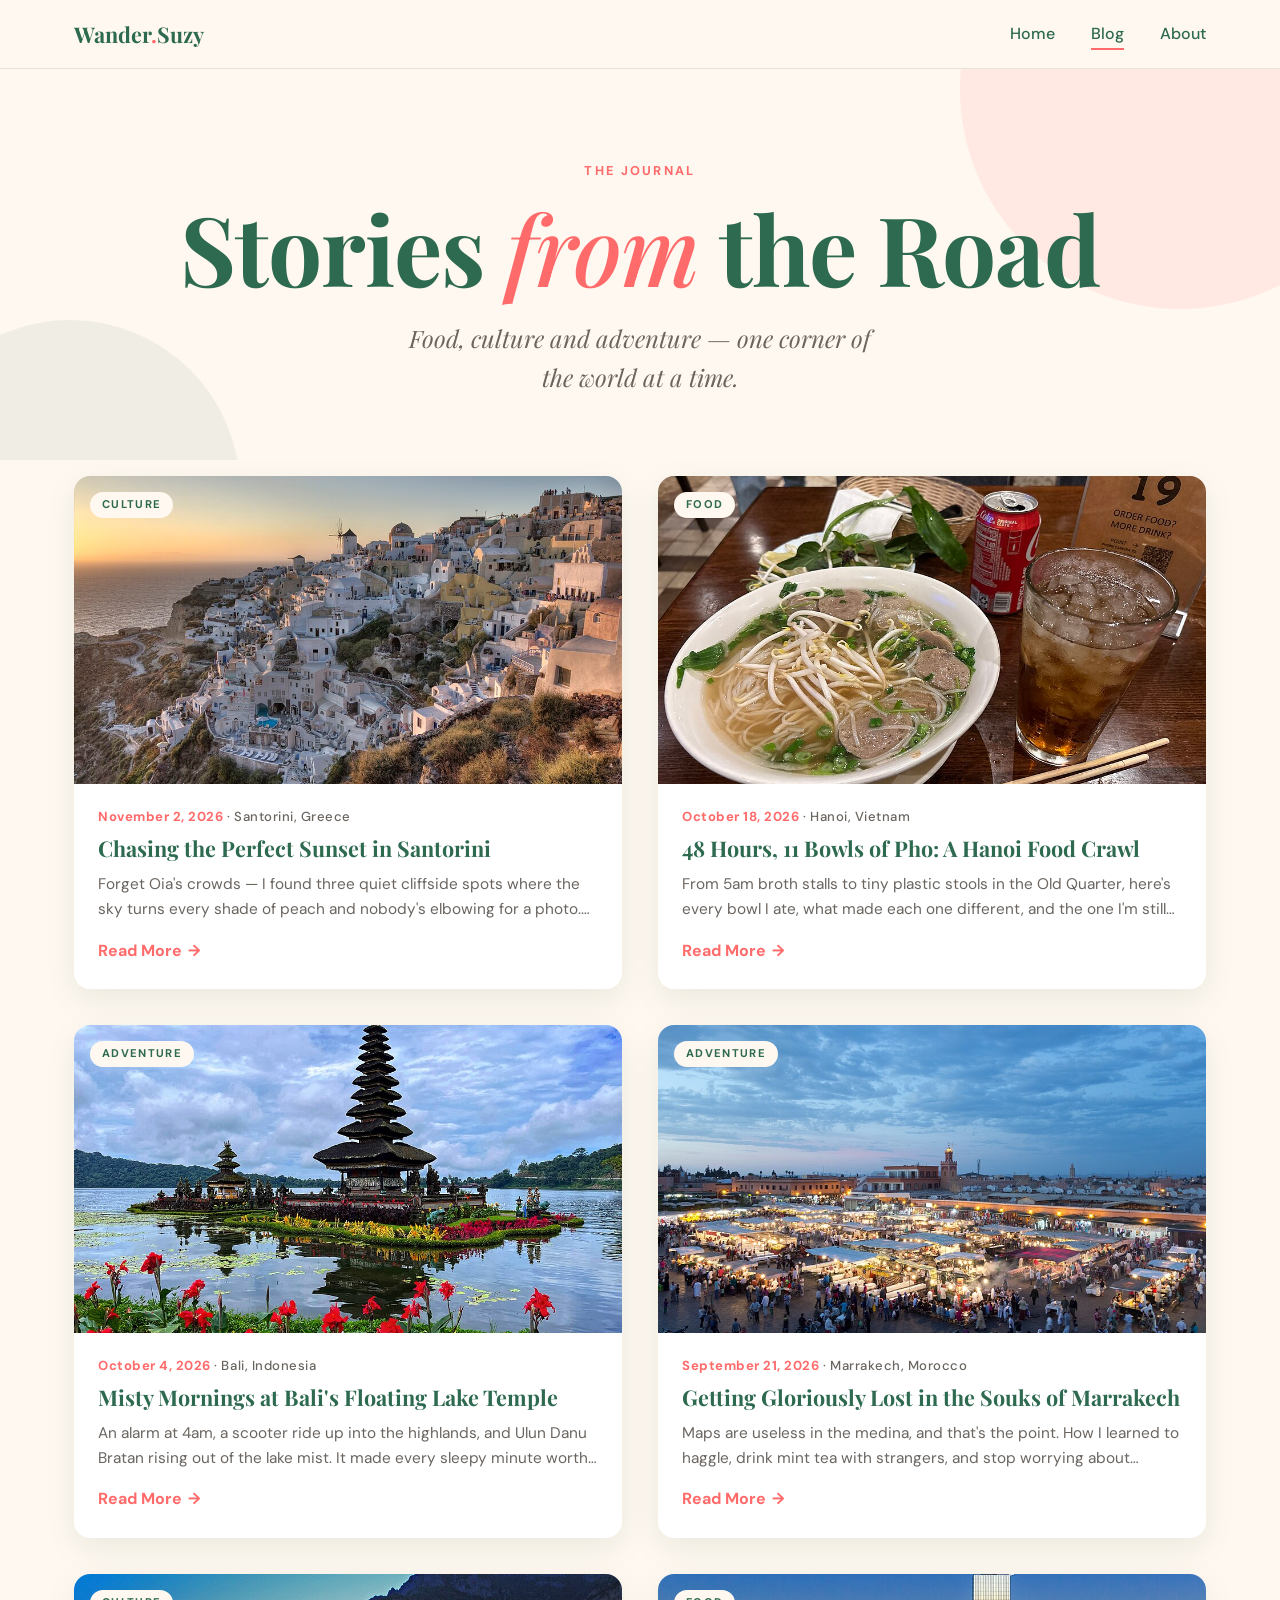
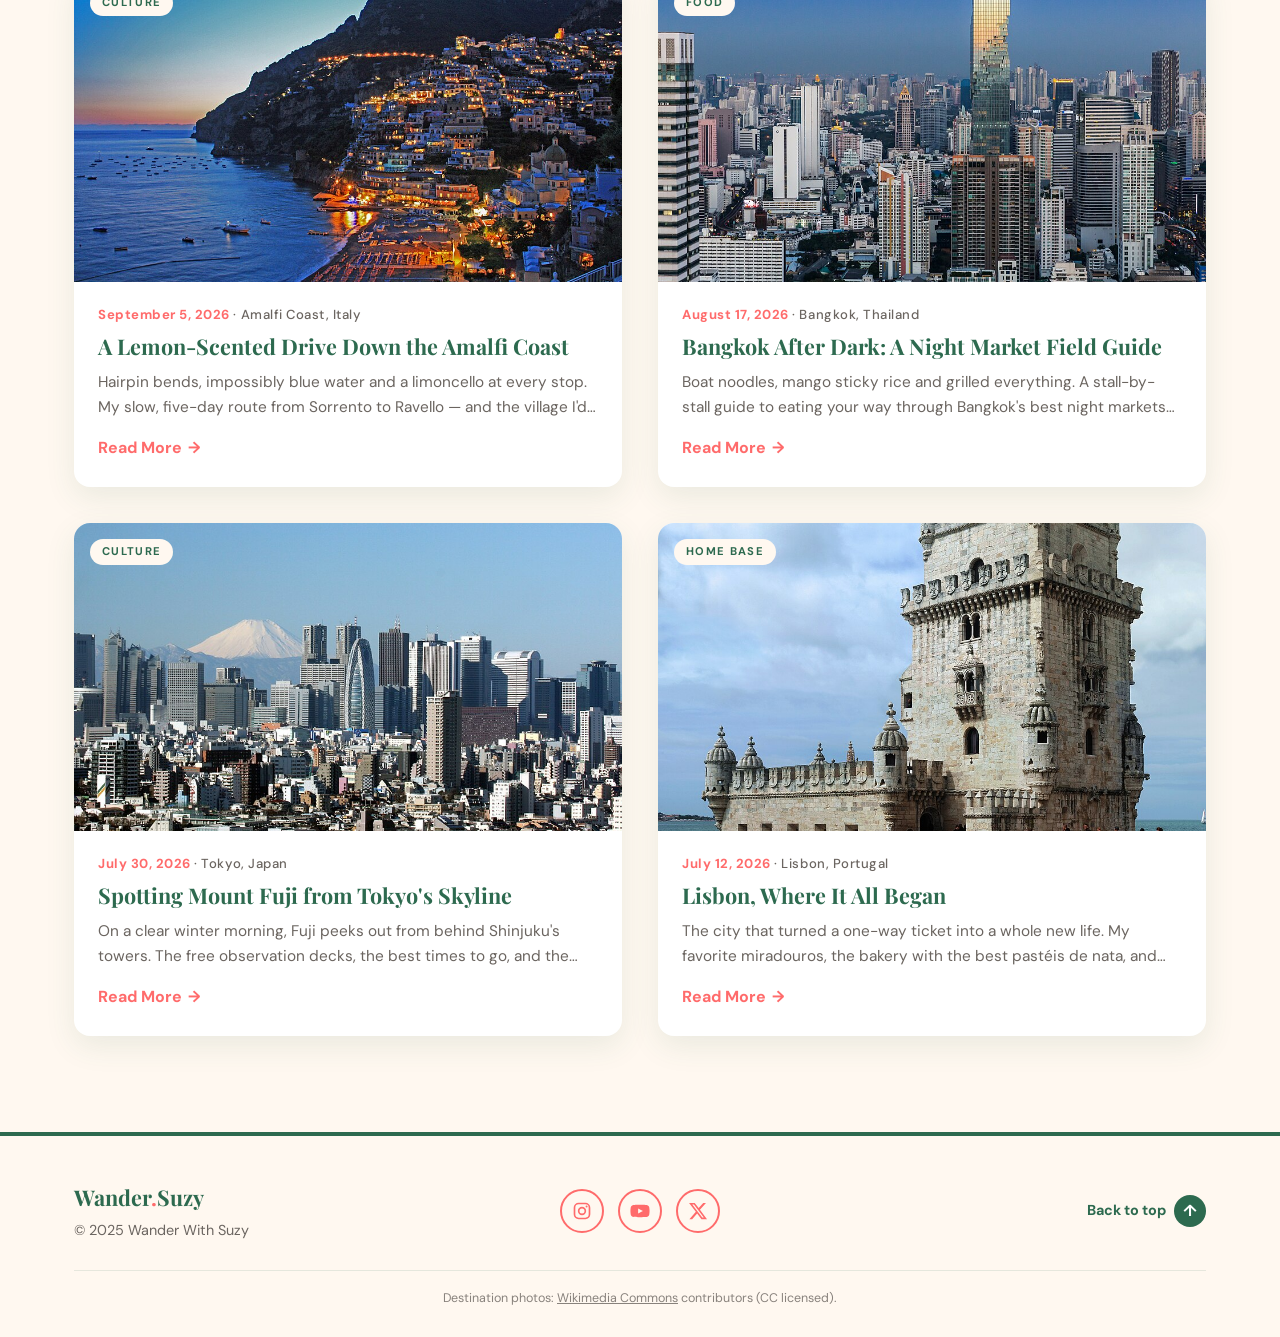
<file: blog.html>
<!DOCTYPE html>
<html lang="en">
<head>
  <meta charset="UTF-8" />
  <meta name="viewport" content="width=device-width, initial-scale=1.0" />
  <title>Blog — Wander With Suzy</title>
  <meta name="description" content="Travel stories from Wander With Suzy — food, culture and adventure from every corner of the world." />

  <link rel="preconnect" href="https://fonts.googleapis.com" />
  <link rel="preconnect" href="https://fonts.gstatic.com" crossorigin />
  <link href="https://fonts.googleapis.com/css2?family=Playfair+Display:ital,wght@0,500;0,700;1,500&family=DM+Sans:wght@400;500;700&display=swap" rel="stylesheet" />

  <style>
    :root {
      --cream: #FFF8F0;
      --cream-deep: #F6EADB;
      --coral: #FF6B6B;
      --coral-dark: #E85555;
      --forest: #2D6A4F;
      --ink: #2B2B2B;
      --muted: #6B6560;
      --card: #FFFFFF;
      --radius: 16px;
      --shadow: 0 10px 30px rgba(45, 106, 79, 0.10);
      --shadow-hover: 0 22px 48px rgba(45, 106, 79, 0.18);
      --serif: "Playfair Display", Georgia, serif;
      --sans: "DM Sans", system-ui, -apple-system, sans-serif;
    }

    *, *::before, *::after { box-sizing: border-box; margin: 0; padding: 0; }
    html { scroll-behavior: smooth; }
    body {
      background: var(--cream);
      color: var(--ink);
      font-family: var(--sans);
      line-height: 1.6;
      -webkit-font-smoothing: antialiased;
    }
    img { max-width: 100%; display: block; }
    a { color: inherit; }

    .container { width: 100%; max-width: 1180px; margin: 0 auto; padding: 0 24px; }

    /* ---------- Navigation (shared with index.html) ---------- */
    .nav {
      position: sticky; top: 0; z-index: 1000;
      background: rgba(255, 248, 240, 0.92);
      backdrop-filter: blur(10px);
      -webkit-backdrop-filter: blur(10px);
      border-bottom: 1px solid rgba(45, 106, 79, 0.12);
    }
    .nav-inner {
      display: flex; align-items: center; justify-content: space-between;
      height: 68px;
    }
    .logo {
      font-family: var(--serif); font-weight: 700; font-size: 1.35rem;
      color: var(--forest); text-decoration: none;
    }
    .logo span { color: var(--coral); }
    .nav-links { display: flex; gap: 36px; list-style: none; }
    .nav-links a {
      text-decoration: none; font-weight: 500; color: var(--forest);
      position: relative; padding: 4px 0;
    }
    .nav-links a::after {
      content: ""; position: absolute; left: 0; bottom: -2px;
      width: 0; height: 2px; background: var(--coral);
      transition: width .25s ease;
    }
    .nav-links a:hover::after, .nav-links a.active::after { width: 100%; }

    .nav-toggle {
      display: none; background: none; border: 0; cursor: pointer;
      width: 44px; height: 44px; align-items: center; justify-content: center;
    }
    .nav-toggle span, .nav-toggle span::before, .nav-toggle span::after {
      display: block; width: 22px; height: 2px; background: var(--forest);
      position: relative; transition: transform .25s ease, background .25s ease;
    }
    .nav-toggle span::before, .nav-toggle span::after { content: ""; position: absolute; left: 0; }
    .nav-toggle span::before { top: -7px; }
    .nav-toggle span::after { top: 7px; }
    .nav-toggle[aria-expanded="true"] span { background: transparent; }
    .nav-toggle[aria-expanded="true"] span::before { transform: translateY(7px) rotate(45deg); }
    .nav-toggle[aria-expanded="true"] span::after { transform: translateY(-7px) rotate(-45deg); }

    /* ---------- Page header ---------- */
    .page-head {
      position: relative; overflow: hidden;
      padding: 88px 0 64px; text-align: center;
    }
    .page-head::before {
      content: ""; position: absolute; z-index: -1; border-radius: 50%;
      width: 440px; height: 440px; background: rgba(255, 107, 107, 0.11);
      top: -200px; right: -120px;
    }
    .page-head::after {
      content: ""; position: absolute; z-index: -1; border-radius: 50%;
      width: 340px; height: 340px; background: rgba(45, 106, 79, 0.07);
      bottom: -200px; left: -100px;
    }
    .eyebrow {
      display: inline-block; font-size: .8rem; font-weight: 700;
      letter-spacing: .18em; text-transform: uppercase; color: var(--coral);
      margin-bottom: 18px;
    }
    /* Typography matches index.html: h1 = .hero h1, subtitle = .tagline */
    .page-head h1 {
      font-family: var(--serif); font-weight: 700; color: var(--forest);
      font-size: clamp(2.8rem, 8vw, 6rem); line-height: 1.02; letter-spacing: -0.01em;
    }
    .page-head h1 em { font-style: italic; font-weight: 500; color: var(--coral); }
    .page-head p {
      font-family: var(--serif); font-style: italic; color: var(--muted);
      font-size: clamp(1.1rem, 2.5vw, 1.5rem); margin: 22px auto 0; max-width: 34ch;
    }

    /* ---------- Post grid ---------- */
    .posts-section { padding: 16px 0 96px; }
    .posts {
      display: grid; grid-template-columns: repeat(2, 1fr); gap: 36px;
    }
    .post-card {
      background: var(--card); border-radius: var(--radius); overflow: hidden;
      box-shadow: var(--shadow); display: flex; flex-direction: column;
      transition: transform .3s ease, box-shadow .3s ease;
    }
    .post-card:hover, .post-card:focus-within {
      transform: scale(1.02);
      box-shadow: var(--shadow-hover);
    }
    /* display:block matters: this wrapper is an <a>, and inline elements don't clip,
       so without it the zoomed image would spill out of its frame. */
    .post-thumb {
      display: block; position: relative; aspect-ratio: 16 / 9; overflow: hidden;
      background: var(--cream-deep);
    }
    .post-thumb img {
      width: 100%; height: 100%; object-fit: cover;
      transition: transform .3s ease;
    }
    .post-card:hover .post-thumb img,
    .post-card:focus-within .post-thumb img { transform: scale(1.05); }
    .tag {
      position: absolute; top: 16px; left: 16px;
      font-size: .7rem; font-weight: 700; letter-spacing: .12em; text-transform: uppercase;
      color: var(--forest); background: var(--cream);
      padding: 4px 12px; border-radius: 999px;
    }
    /* Card typography matches index.html .post-card */
    .post-body { padding: 22px 24px 26px; display: flex; flex-direction: column; flex: 1; }
    .post-meta { font-size: .82rem; color: var(--coral); font-weight: 700; letter-spacing: .04em; }
    .post-meta .place { color: var(--muted); font-weight: 500; }
    .post-body h2 {
      font-family: var(--serif); color: var(--forest);
      font-size: 1.35rem; line-height: 1.25; margin: 8px 0 10px;
    }
    .post-body h2 a { text-decoration: none; }
    .post-body h2 a:hover { color: var(--coral-dark); }
    .excerpt {
      color: var(--muted); font-size: .96rem; line-height: 1.6;
      display: -webkit-box; -webkit-line-clamp: 2; line-clamp: 2;
      -webkit-box-orient: vertical; overflow: hidden;
    }
    .read-more {
      margin-top: 16px; align-self: flex-start;
      color: var(--coral); font-weight: 700; text-decoration: none;
      display: inline-flex; align-items: center; gap: 6px;
    }
    .read-more .arrow { transition: transform .25s ease; }
    .read-more:hover { color: var(--coral-dark); }
    .read-more:hover .arrow { transform: translateX(4px); }


    /* ---------- Responsive ---------- */
    @media (max-width: 960px) {
      .posts { gap: 28px; }
    }
    @media (max-width: 720px) {
      .container { padding: 0 16px; }
      .nav-toggle { display: inline-flex; }
      .nav-links {
        position: absolute; top: 68px; left: 0; right: 0;
        flex-direction: column; gap: 0; background: var(--cream);
        border-bottom: 1px solid rgba(45,106,79,0.12);
        max-height: 0; overflow: hidden; transition: max-height .3s ease;
      }
      .nav-links.open { max-height: 240px; }
      .nav-links li a { display: block; padding: 16px 24px; }
      .nav-links a::after { display: none; }

      .page-head { padding: 64px 0 44px; }
      .posts { grid-template-columns: 1fr; gap: 24px; }
      .posts-section { padding-bottom: 64px; }
    }

    @media (prefers-reduced-motion: reduce) {
      *, *::before, *::after { transition: none !important; scroll-behavior: auto !important; }
      .post-card:hover, .post-card:focus-within { transform: none; }
    }
  </style>
  <link rel="stylesheet" href="./footer.css" />
  <script src="./reveal.js" defer></script>
</head>
<body>

  <!-- Sticky Navigation -->
  <nav class="nav" aria-label="Main navigation">
    <div class="container nav-inner">
      <a href="./index.html" class="logo">Wander<span>.</span>Suzy</a>
      <button class="nav-toggle" aria-label="Toggle menu" aria-expanded="false" aria-controls="nav-links">
        <span></span>
      </button>
      <ul class="nav-links" id="nav-links">
        <li><a href="./index.html">Home</a></li>
        <li><a href="./blog.html" class="active" aria-current="page">Blog</a></li>
        <li><a href="./about.html">About</a></li>
      </ul>
    </div>
  </nav>

  <!-- Page header -->
  <header class="page-head">
    <div class="container">
      <span class="eyebrow">The Journal</span>
      <h1>Stories <em>from</em> the Road</h1>
      <p>Food, culture and adventure — one corner of the world at a time.</p>
    </div>
  </header>

  <!-- Posts -->
  <main class="posts-section">
    <div class="container">
      <div class="posts" id="posts"></div>
    </div>
  </main>

  <footer class="site-footer">
    <div class="container footer-inner">
      <div>
        <a href="./index.html" class="logo">Wander<span>.</span>Suzy</a>
        <p class="copyright">&copy; 2025 Wander With Suzy</p>
      </div>

      <!-- Replace these links with Suzy's real profile URLs -->
      <ul class="socials" aria-label="Suzy on social media">
        <li>
          <a href="https://www.instagram.com/" target="_blank" rel="noopener" aria-label="Instagram">
            <svg viewBox="0 0 24 24" fill="none" stroke="currentColor" stroke-width="2" aria-hidden="true"><rect x="3" y="3" width="18" height="18" rx="5"/><circle cx="12" cy="12" r="4"/><circle cx="17.5" cy="6.5" r="1.2" fill="currentColor" stroke="none"/></svg>
          </a>
        </li>
        <li>
          <a href="https://www.youtube.com/" target="_blank" rel="noopener" aria-label="YouTube">
            <svg viewBox="0 0 24 24" fill="currentColor" aria-hidden="true"><path d="M23 7.2a3 3 0 0 0-2.1-2.1C19 4.6 12 4.6 12 4.6s-7 0-8.9.5A3 3 0 0 0 1 7.2 31 31 0 0 0 .5 12a31 31 0 0 0 .5 4.8 3 3 0 0 0 2.1 2.1c1.9.5 8.9.5 8.9.5s7 0 8.9-.5a3 3 0 0 0 2.1-2.1 31 31 0 0 0 .5-4.8 31 31 0 0 0-.5-4.8zM9.75 15.02V8.98L15.5 12l-5.75 3.02z"/></svg>
          </a>
        </li>
        <li>
          <a href="https://x.com/" target="_blank" rel="noopener" aria-label="X (formerly Twitter)">
            <svg viewBox="0 0 24 24" fill="currentColor" aria-hidden="true"><path d="M18.244 2.25h3.308l-7.227 8.26 8.502 11.24H16.17l-5.214-6.817L4.99 21.75H1.68l7.73-8.835L1.254 2.25H8.08l4.713 6.231zm-1.161 17.52h1.833L7.084 4.126H5.117z"/></svg>
          </a>
        </li>
      </ul>

      <a href="#top" class="back-to-top">Back to top <span class="arrow" aria-hidden="true">↑</span></a>
    </div>
    <div class="container">
      <p class="credit">Destination photos: <a href="https://commons.wikimedia.org/">Wikimedia Commons</a> contributors (CC licensed).</p>
    </div>
  </footer>

  <script src="./posts.js"></script>
  <script>
    // Post data (titles, dates, excerpts, full articles) lives in posts.js
    const posts = window.POSTS;

    const fmt = new Intl.DateTimeFormat("en-US", { year: "numeric", month: "long", day: "numeric" });

    document.getElementById("posts").innerHTML = posts.map(p => `
      <article class="post-card">
        <a href="./post.html?p=${p.slug}" class="post-thumb" tabindex="-1" aria-hidden="true">
          <img src="${p.image}" alt="" loading="lazy" width="800" height="450" />
          <span class="tag">${p.category}</span>
        </a>
        <div class="post-body">
          <div class="post-meta">
            <time datetime="${p.date}">${fmt.format(new Date(p.date + "T12:00:00"))}</time>
            <span class="place"> · ${p.place}</span>
          </div>
          <h2><a href="./post.html?p=${p.slug}">${p.title}</a></h2>
          <p class="excerpt">${p.excerpt}</p>
          <a href="./post.html?p=${p.slug}" class="read-more" aria-label="Read more: ${p.title}">Read More <span class="arrow">→</span></a>
        </div>
      </article>`).join("");

    // ---------- Mobile nav ----------
    const toggle = document.querySelector(".nav-toggle");
    const links = document.getElementById("nav-links");
    toggle.addEventListener("click", () => {
      const open = links.classList.toggle("open");
      toggle.setAttribute("aria-expanded", String(open));
    });

  </script>
</body>
</html>
</file>
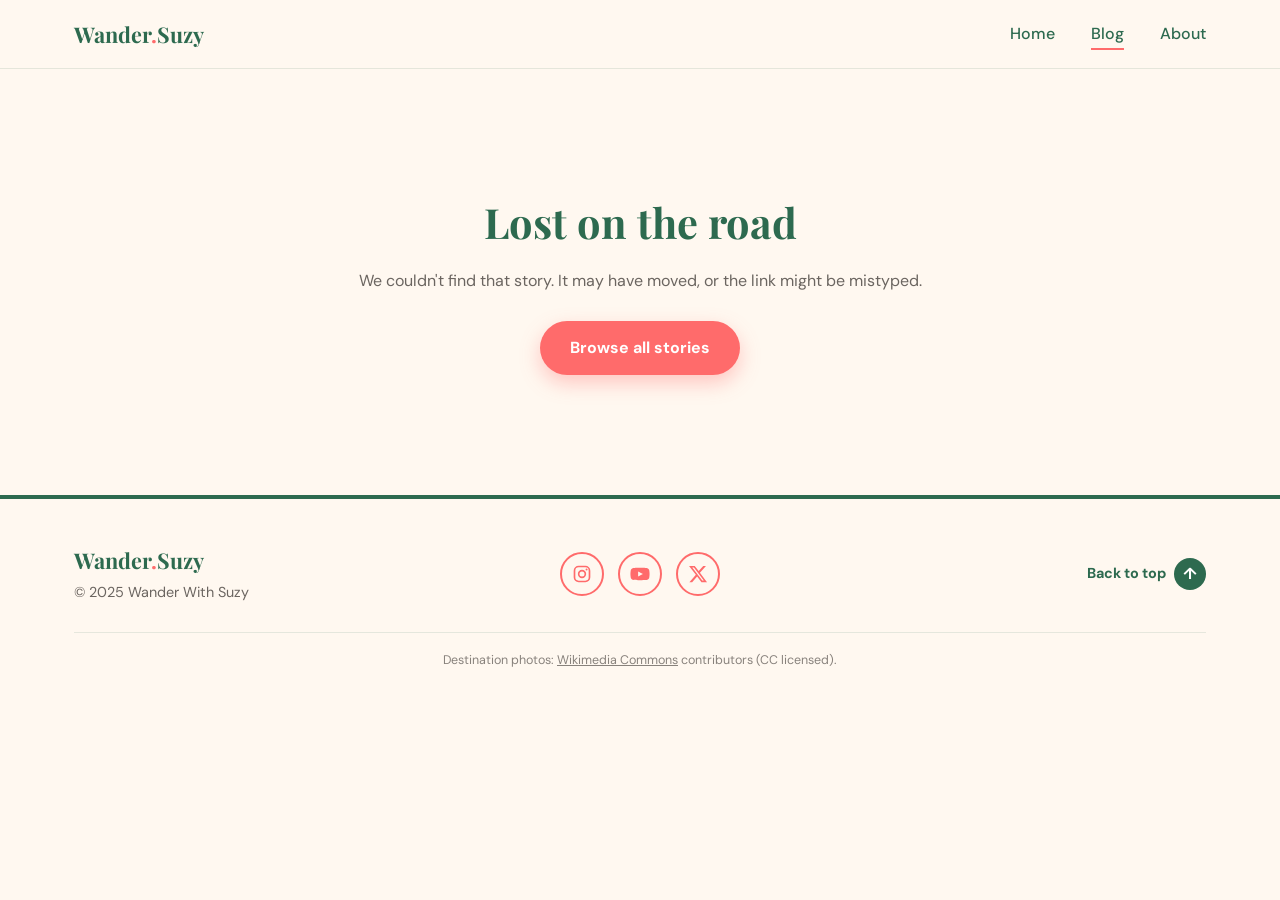
<file: post.html>
<!DOCTYPE html>
<html lang="en">
<head>
  <meta charset="UTF-8" />
  <meta name="viewport" content="width=device-width, initial-scale=1.0" />
  <title>Wander With Suzy</title>
  <meta name="description" content="A travel story from Wander With Suzy." />

  <link rel="preconnect" href="https://fonts.googleapis.com" />
  <link rel="preconnect" href="https://fonts.gstatic.com" crossorigin />
  <link href="https://fonts.googleapis.com/css2?family=Playfair+Display:ital,wght@0,500;0,700;1,500&family=DM+Sans:wght@400;500;700&display=swap" rel="stylesheet" />

  <style>
    :root {
      --cream: #FFF8F0;
      --cream-deep: #F6EADB;
      --coral: #FF6B6B;
      --coral-dark: #E85555;
      --forest: #2D6A4F;
      --ink: #2B2B2B;
      --muted: #6B6560;
      --card: #FFFFFF;
      --radius: 16px;
      --shadow: 0 10px 30px rgba(45, 106, 79, 0.10);
      --shadow-hover: 0 22px 48px rgba(45, 106, 79, 0.18);
      --serif: "Playfair Display", Georgia, serif;
      --sans: "DM Sans", system-ui, -apple-system, sans-serif;
    }

    *, *::before, *::after { box-sizing: border-box; margin: 0; padding: 0; }
    html { scroll-behavior: smooth; }
    body {
      background: var(--cream);
      color: var(--ink);
      font-family: var(--sans);
      line-height: 1.6;
      -webkit-font-smoothing: antialiased;
    }
    img { max-width: 100%; display: block; }
    a { color: inherit; }

    .container { width: 100%; max-width: 1180px; margin: 0 auto; padding: 0 24px; }
    .narrow { max-width: 720px; }
    .wide { max-width: 1000px; }

    /* ---------- Navigation (shared) ---------- */
    .nav {
      position: sticky; top: 0; z-index: 1000;
      background: rgba(255, 248, 240, 0.92);
      backdrop-filter: blur(10px);
      -webkit-backdrop-filter: blur(10px);
      border-bottom: 1px solid rgba(45, 106, 79, 0.12);
    }
    .nav-inner {
      display: flex; align-items: center; justify-content: space-between;
      height: 68px;
    }
    .logo {
      font-family: var(--serif); font-weight: 700; font-size: 1.35rem;
      color: var(--forest); text-decoration: none;
    }
    .logo span { color: var(--coral); }
    .nav-links { display: flex; gap: 36px; list-style: none; }
    .nav-links a {
      text-decoration: none; font-weight: 500; color: var(--forest);
      position: relative; padding: 4px 0;
    }
    .nav-links a::after {
      content: ""; position: absolute; left: 0; bottom: -2px;
      width: 0; height: 2px; background: var(--coral);
      transition: width .25s ease;
    }
    .nav-links a:hover::after, .nav-links a.active::after { width: 100%; }

    .nav-toggle {
      display: none; background: none; border: 0; cursor: pointer;
      width: 44px; height: 44px; align-items: center; justify-content: center;
    }
    .nav-toggle span, .nav-toggle span::before, .nav-toggle span::after {
      display: block; width: 22px; height: 2px; background: var(--forest);
      position: relative; transition: transform .25s ease, background .25s ease;
    }
    .nav-toggle span::before, .nav-toggle span::after { content: ""; position: absolute; left: 0; }
    .nav-toggle span::before { top: -7px; }
    .nav-toggle span::after { top: 7px; }
    .nav-toggle[aria-expanded="true"] span { background: transparent; }
    .nav-toggle[aria-expanded="true"] span::before { transform: translateY(7px) rotate(45deg); }
    .nav-toggle[aria-expanded="true"] span::after { transform: translateY(-7px) rotate(-45deg); }

    /* ---------- Reading progress ---------- */
    .progress {
      position: fixed; top: 0; left: 0; height: 3px; width: 0;
      background: var(--coral); z-index: 1001;
    }

    /* ---------- Article header ---------- */
    .post-head { padding: 56px 0 36px; text-align: center; }
    .back {
      display: inline-flex; align-items: center; gap: 6px;
      color: var(--forest); font-weight: 500; text-decoration: none; font-size: .95rem;
      margin-bottom: 28px;
    }
    .back:hover { color: var(--coral-dark); }
    .meta {
      display: flex; flex-wrap: wrap; justify-content: center; align-items: center; gap: 8px 14px;
      font-size: .88rem; color: var(--muted); margin-bottom: 16px;
    }
    .tag {
      font-size: .7rem; font-weight: 700; letter-spacing: .12em; text-transform: uppercase;
      color: var(--forest); background: rgba(45, 106, 79, 0.1);
      padding: 4px 12px; border-radius: 999px;
    }
    .meta time { color: var(--coral); font-weight: 700; }
    .post-head h1 {
      font-family: var(--serif); font-weight: 700; color: var(--forest);
      font-size: clamp(2.1rem, 5.5vw, 3.6rem); line-height: 1.1;
    }
    .dek {
      font-family: var(--serif); font-style: italic; color: var(--muted);
      font-size: clamp(1.05rem, 2.2vw, 1.3rem); margin: 18px auto 0; max-width: 46ch;
    }

    .hero-img {
      border-radius: 20px; overflow: hidden; box-shadow: var(--shadow);
      aspect-ratio: 16 / 9; background: var(--cream-deep);
    }
    .hero-img img { width: 100%; height: 100%; object-fit: cover; }
    .caption { text-align: center; font-size: .82rem; color: var(--muted); margin-top: 10px; }

    /* ---------- Article body ---------- */
    .article { padding: 48px 0 24px; }
    .article p, .article li { font-size: 1.1rem; line-height: 1.8; }
    .article > p { margin-bottom: 22px; }
    .article > p:first-child::first-letter {
      font-family: var(--serif); font-weight: 700; color: var(--coral);
      float: left; font-size: 4.2rem; line-height: .9; padding: 6px 12px 0 0;
    }
    .article h2 {
      font-family: var(--serif); color: var(--forest);
      font-size: clamp(1.5rem, 3vw, 1.9rem); line-height: 1.25;
      margin: 44px 0 14px;
    }
    .article ul { margin: 0 0 22px 1.3em; }
    .article li { margin-bottom: 10px; }
    .article li::marker { color: var(--coral); }
    .article strong { color: var(--forest); }

    .tip-box {
      background: var(--card); border-left: 5px solid var(--coral);
      border-radius: 0 var(--radius) var(--radius) 0;
      padding: 26px 30px 12px; margin: 40px 0; box-shadow: var(--shadow);
    }
    .tip-box h3 {
      font-family: var(--serif); color: var(--coral); font-size: 1.35rem; margin-bottom: 12px;
    }
    .tip-box ul { margin-left: 1.2em; }
    .tip-box li { font-size: 1rem; }

    /* ---------- Author ---------- */
    .author {
      display: flex; align-items: center; gap: 20px;
      border-top: 1px solid rgba(45,106,79,0.15); border-bottom: 1px solid rgba(45,106,79,0.15);
      padding: 26px 0; margin: 24px 0 0;
    }
    .author img {
      width: 72px; height: 72px; border-radius: 50%; object-fit: cover; flex-shrink: 0;
      border: 3px solid #fff; box-shadow: var(--shadow); background: var(--cream-deep);
    }
    .author strong { font-family: var(--serif); color: var(--forest); font-size: 1.15rem; display: block; }
    .author p { color: var(--muted); font-size: .95rem; }
    .author a { color: var(--coral); font-weight: 700; text-decoration: none; }
    .author a:hover { text-decoration: underline; }

    /* ---------- Prev / next ---------- */
    .more { padding: 64px 0 96px; }
    .more h2 {
      font-family: var(--serif); color: var(--forest); text-align: center;
      font-size: clamp(1.8rem, 4vw, 2.4rem); margin-bottom: 32px;
    }
    .pager { display: grid; grid-template-columns: 1fr 1fr; gap: 28px; }
    .pager-card {
      display: flex; flex-direction: column; text-decoration: none;
      background: var(--card); border-radius: var(--radius); overflow: hidden;
      box-shadow: var(--shadow); transition: transform .3s ease, box-shadow .3s ease;
    }
    .pager-card:hover, .pager-card:focus-visible { transform: scale(1.02); box-shadow: var(--shadow-hover); }
    .pager-card .thumb { aspect-ratio: 16 / 9; overflow: hidden; background: var(--cream-deep); }
    .pager-card img { width: 100%; height: 100%; object-fit: cover; }
    .pager-card .body { padding: 20px 24px 24px; }
    .pager-card .dir {
      font-size: .78rem; font-weight: 700; letter-spacing: .12em; text-transform: uppercase; color: var(--coral);
    }
    .pager-card h3 {
      font-family: var(--serif); color: var(--forest); font-size: 1.25rem; line-height: 1.3; margin-top: 6px;
    }
    .pager-card .place { color: var(--muted); font-size: .9rem; margin-top: 4px; }

    /* ---------- Not found ---------- */
    .not-found { padding: 120px 0; text-align: center; }
    .not-found h1 { font-family: var(--serif); color: var(--forest); font-size: 2.6rem; }
    .not-found p { color: var(--muted); margin: 12px 0 28px; }
    .btn {
      display: inline-flex; align-items: center; gap: 8px;
      background: var(--coral); color: #fff; text-decoration: none;
      font-weight: 700; padding: 14px 30px; border-radius: 999px;
      box-shadow: 0 8px 20px rgba(255, 107, 107, 0.35);
    }
    .btn:hover { background: var(--coral-dark); }


    /* ---------- Responsive ---------- */
    @media (max-width: 720px) {
      .container { padding: 0 16px; }
      .nav-toggle { display: inline-flex; }
      .nav-links {
        position: absolute; top: 68px; left: 0; right: 0;
        flex-direction: column; gap: 0; background: var(--cream);
        border-bottom: 1px solid rgba(45,106,79,0.12);
        max-height: 0; overflow: hidden; transition: max-height .3s ease;
      }
      .nav-links.open { max-height: 240px; }
      .nav-links li a { display: block; padding: 16px 24px; }
      .nav-links a::after { display: none; }

      .post-head { padding: 36px 0 28px; }
      .hero-img { border-radius: 14px; }
      .article { padding-top: 36px; }
      .article p, .article li { font-size: 1.03rem; }
      .tip-box { padding: 22px 20px 8px; }
      .author { align-items: flex-start; }
      .author img { width: 56px; height: 56px; }
      .pager { grid-template-columns: 1fr; gap: 20px; }
      .more { padding: 48px 0 64px; }
    }

    @media (prefers-reduced-motion: reduce) {
      *, *::before, *::after { transition: none !important; scroll-behavior: auto !important; }
      .pager-card:hover, .pager-card:focus-visible { transform: none; }
    }
  </style>
  <link rel="stylesheet" href="footer.css" />
  <script src="reveal.js" defer></script>
</head>
<body>
  <div class="progress" id="progress" aria-hidden="true"></div>

  <!-- Sticky Navigation -->
  <nav class="nav" aria-label="Main navigation">
    <div class="container nav-inner">
      <a href="index.html" class="logo">Wander<span>.</span>Suzy</a>
      <button class="nav-toggle" aria-label="Toggle menu" aria-expanded="false" aria-controls="nav-links">
        <span></span>
      </button>
      <ul class="nav-links" id="nav-links">
        <li><a href="index.html">Home</a></li>
        <li><a href="blog.html" class="active">Blog</a></li>
        <li><a href="about.html">About</a></li>
      </ul>
    </div>
  </nav>

  <main id="main"></main>

  <footer class="site-footer">
    <div class="container footer-inner">
      <div>
        <a href="index.html" class="logo">Wander<span>.</span>Suzy</a>
        <p class="copyright">&copy; 2025 Wander With Suzy</p>
      </div>

      <!-- Replace these links with Suzy's real profile URLs -->
      <ul class="socials" aria-label="Suzy on social media">
        <li>
          <a href="https://www.instagram.com/" target="_blank" rel="noopener" aria-label="Instagram">
            <svg viewBox="0 0 24 24" fill="none" stroke="currentColor" stroke-width="2" aria-hidden="true"><rect x="3" y="3" width="18" height="18" rx="5"/><circle cx="12" cy="12" r="4"/><circle cx="17.5" cy="6.5" r="1.2" fill="currentColor" stroke="none"/></svg>
          </a>
        </li>
        <li>
          <a href="https://www.youtube.com/" target="_blank" rel="noopener" aria-label="YouTube">
            <svg viewBox="0 0 24 24" fill="currentColor" aria-hidden="true"><path d="M23 7.2a3 3 0 0 0-2.1-2.1C19 4.6 12 4.6 12 4.6s-7 0-8.9.5A3 3 0 0 0 1 7.2 31 31 0 0 0 .5 12a31 31 0 0 0 .5 4.8 3 3 0 0 0 2.1 2.1c1.9.5 8.9.5 8.9.5s7 0 8.9-.5a3 3 0 0 0 2.1-2.1 31 31 0 0 0 .5-4.8 31 31 0 0 0-.5-4.8zM9.75 15.02V8.98L15.5 12l-5.75 3.02z"/></svg>
          </a>
        </li>
        <li>
          <a href="https://x.com/" target="_blank" rel="noopener" aria-label="X (formerly Twitter)">
            <svg viewBox="0 0 24 24" fill="currentColor" aria-hidden="true"><path d="M18.244 2.25h3.308l-7.227 8.26 8.502 11.24H16.17l-5.214-6.817L4.99 21.75H1.68l7.73-8.835L1.254 2.25H8.08l4.713 6.231zm-1.161 17.52h1.833L7.084 4.126H5.117z"/></svg>
          </a>
        </li>
      </ul>

      <a href="#top" class="back-to-top">Back to top <span class="arrow" aria-hidden="true">↑</span></a>
    </div>
    <div class="container">
      <p class="credit">Destination photos: <a href="https://commons.wikimedia.org/">Wikimedia Commons</a> contributors (CC licensed).</p>
    </div>
  </footer>

  <script src="posts.js"></script>
  <script>
    const main = document.getElementById("main");
    const posts = window.POSTS || [];
    const slug = new URLSearchParams(location.search).get("p");
    const index = posts.findIndex(p => p.slug === slug);
    const fmt = new Intl.DateTimeFormat("en-US", { year: "numeric", month: "long", day: "numeric" });
    const fmtDate = d => fmt.format(new Date(d + "T12:00:00"));

    if (index === -1) {
      document.title = "Story not found — Wander With Suzy";
      main.innerHTML = `
        <section class="not-found">
          <div class="container">
            <h1>Lost on the road</h1>
            <p>We couldn't find that story. It may have moved, or the link might be mistyped.</p>
            <a href="blog.html" class="btn">Browse all stories</a>
          </div>
        </section>`;
    } else {
      const post = posts[index];
      // Posts are listed newest first, so "previous" is the next item in the list.
      const older = posts[index + 1];
      const newer = posts[index - 1];

      document.title = `${post.title} — Wander With Suzy`;
      document.querySelector('meta[name="description"]').setAttribute("content", post.excerpt);

      const pagerCard = (p, label) => p ? `
        <a class="pager-card" href="post.html?p=${p.slug}">
          <div class="thumb"><img src="${p.image}" alt="" loading="lazy" /></div>
          <div class="body">
            <span class="dir">${label}</span>
            <h3>${p.title}</h3>
            <div class="place">${p.place}</div>
          </div>
        </a>` : "";

      main.innerHTML = `
        <header class="post-head">
          <div class="container narrow">
            <a href="blog.html" class="back">← All stories</a>
            <div class="meta">
              <span class="tag">${post.category}</span>
              <time datetime="${post.date}">${fmtDate(post.date)}</time>
              <span>${post.place}</span>
              <span>· ${post.readTime} min read</span>
            </div>
            <h1>${post.title}</h1>
            <p class="dek">${post.excerpt}</p>
          </div>
        </header>

        <div class="container wide">
          <figure>
            <div class="hero-img"><img src="${post.image}" alt="${post.imageAlt}" /></div>
            <figcaption class="caption">${post.imageAlt}. Photo: Wikimedia Commons.</figcaption>
          </figure>
        </div>

        <div class="container narrow">
          <article class="article">${post.body}</article>
          <aside class="author">
            <img src="https://picsum.photos/seed/suzy-headshot/160/160" alt="Suzy" />
            <div>
              <strong>Written by Suzy</strong>
              <p>Lisbon-based travel writer and food chaser, collecting stories from every corner of the world. <a href="about.html">More about me →</a></p>
            </div>
          </aside>
        </div>

        <section class="more">
          <div class="container wide">
            <h2>Keep Wandering</h2>
            <div class="pager">
              ${pagerCard(newer, "← Newer story")}
              ${pagerCard(older, "Older story →")}
            </div>
          </div>
        </section>`;
    }

    // ---------- Reading progress bar ----------
    const bar = document.getElementById("progress");
    const updateProgress = () => {
      const max = document.documentElement.scrollHeight - innerHeight;
      bar.style.width = max > 0 ? (scrollY / max) * 100 + "%" : "0";
    };
    addEventListener("scroll", updateProgress, { passive: true });
    addEventListener("resize", updateProgress);
    updateProgress();

    // ---------- Mobile nav ----------
    const toggle = document.querySelector(".nav-toggle");
    const links = document.getElementById("nav-links");
    toggle.addEventListener("click", () => {
      const open = links.classList.toggle("open");
      toggle.setAttribute("aria-expanded", String(open));
    });

  </script>
</body>
</html>
</file>
<file: footer.css>
/* Wander With Suzy: shared site footer (used by every page).
   Cream background, forest-green top border, coral social icons. */

.site-footer {
  background: var(--cream, #FFF8F0);
  border-top: 4px solid var(--forest, #2D6A4F);
  color: var(--muted, #6B6560);
  padding: 44px 0 28px;
  font-size: .9rem;
}
.site-footer .footer-inner {
  display: grid;
  grid-template-columns: 1fr auto 1fr;
  align-items: center;
  gap: 24px;
}
.site-footer .logo {
  font-family: "Playfair Display", Georgia, serif; font-weight: 700; font-size: 1.35rem;
  color: var(--forest, #2D6A4F); text-decoration: none;
}
.site-footer .logo span { color: var(--coral, #FF6B6B); }
.site-footer .copyright { margin-top: 4px; }

/* Social icons */
.socials { display: flex; gap: 14px; list-style: none; margin: 0; padding: 0; }
.socials a {
  display: flex; align-items: center; justify-content: center;
  width: 44px; height: 44px; border-radius: 50%;
  color: var(--coral, #FF6B6B);
  border: 2px solid var(--coral, #FF6B6B);
  background: transparent;
  transition: background .25s ease, color .25s ease, transform .25s ease;
}
.socials a:hover, .socials a:focus-visible {
  background: var(--coral, #FF6B6B); color: #fff; transform: translateY(-3px);
}
.socials svg { width: 20px; height: 20px; display: block; }

/* Back to top */
.back-to-top {
  justify-self: end;
  display: inline-flex; align-items: center; gap: 8px;
  color: var(--forest, #2D6A4F); font-weight: 700; text-decoration: none; font-size: .9rem;
}
.back-to-top .arrow {
  display: flex; align-items: center; justify-content: center;
  width: 32px; height: 32px; border-radius: 50%;
  background: var(--forest, #2D6A4F); color: #fff; font-size: 1rem;
  transition: transform .25s ease, background .25s ease;
}
.back-to-top:hover { color: var(--coral-dark, #E85555); }
.back-to-top:hover .arrow { transform: translateY(-3px); background: var(--coral, #FF6B6B); }

.site-footer .credit {
  margin-top: 28px; padding-top: 18px;
  border-top: 1px solid rgba(45, 106, 79, 0.15);
  text-align: center; font-size: .78rem; opacity: .8;
}
.site-footer .credit a { color: inherit; }

@media (max-width: 720px) {
  .site-footer .footer-inner { grid-template-columns: 1fr; justify-items: center; text-align: center; }
  .back-to-top { justify-self: center; }
}

@media (prefers-reduced-motion: reduce) {
  .socials a, .back-to-top .arrow { transition: none; }
  .socials a:hover, .back-to-top:hover .arrow { transform: none; }
}
</file>
